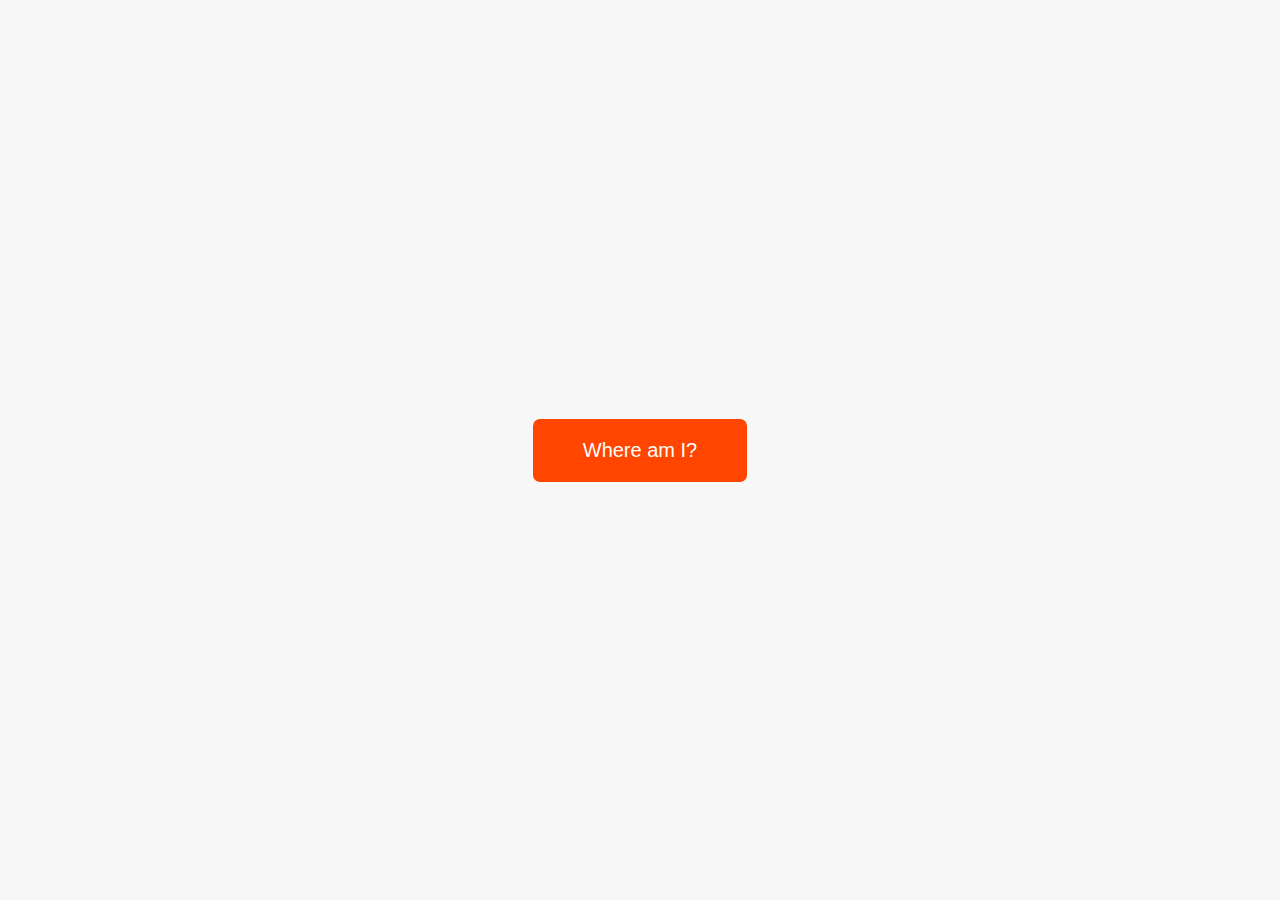
<file: asynchronus/index.html>
<!DOCTYPE html>
<html lang="en">

<head>
    <meta charset="UTF-8" />
    <meta name="viewport" content="width=device-width, initial-scale=1.0" />
    <meta http-equiv="X-UA-Compatible" content="ie=edge" />
    <link rel="stylesheet" href="style.css" />
    <script defer src="script.js"></script>
    <title>Asynchronous JavaScript</title>
</head>

<body>
    <main class="container">
        <div class="countries">
            <!--
        <article class="country">
          <img class="country__img" src="" />
          <div class="country__data">
            <h3 class="country__name">COUNTRY</h3>
            <h4 class="country__region">REGION</h4>
            <p class="country__row"><span>👫</span>POP people</p>
            <p class="country__row"><span>🗣️</span>LANG</p>
            <p class="country__row"><span>💰</span>CUR</p>
          </div>
        </article>
        -->
        </div>
        <button class="btn-country">Where am I?</button>
        <div class="images"></div>
    </main>
</body>

</html>
</file>
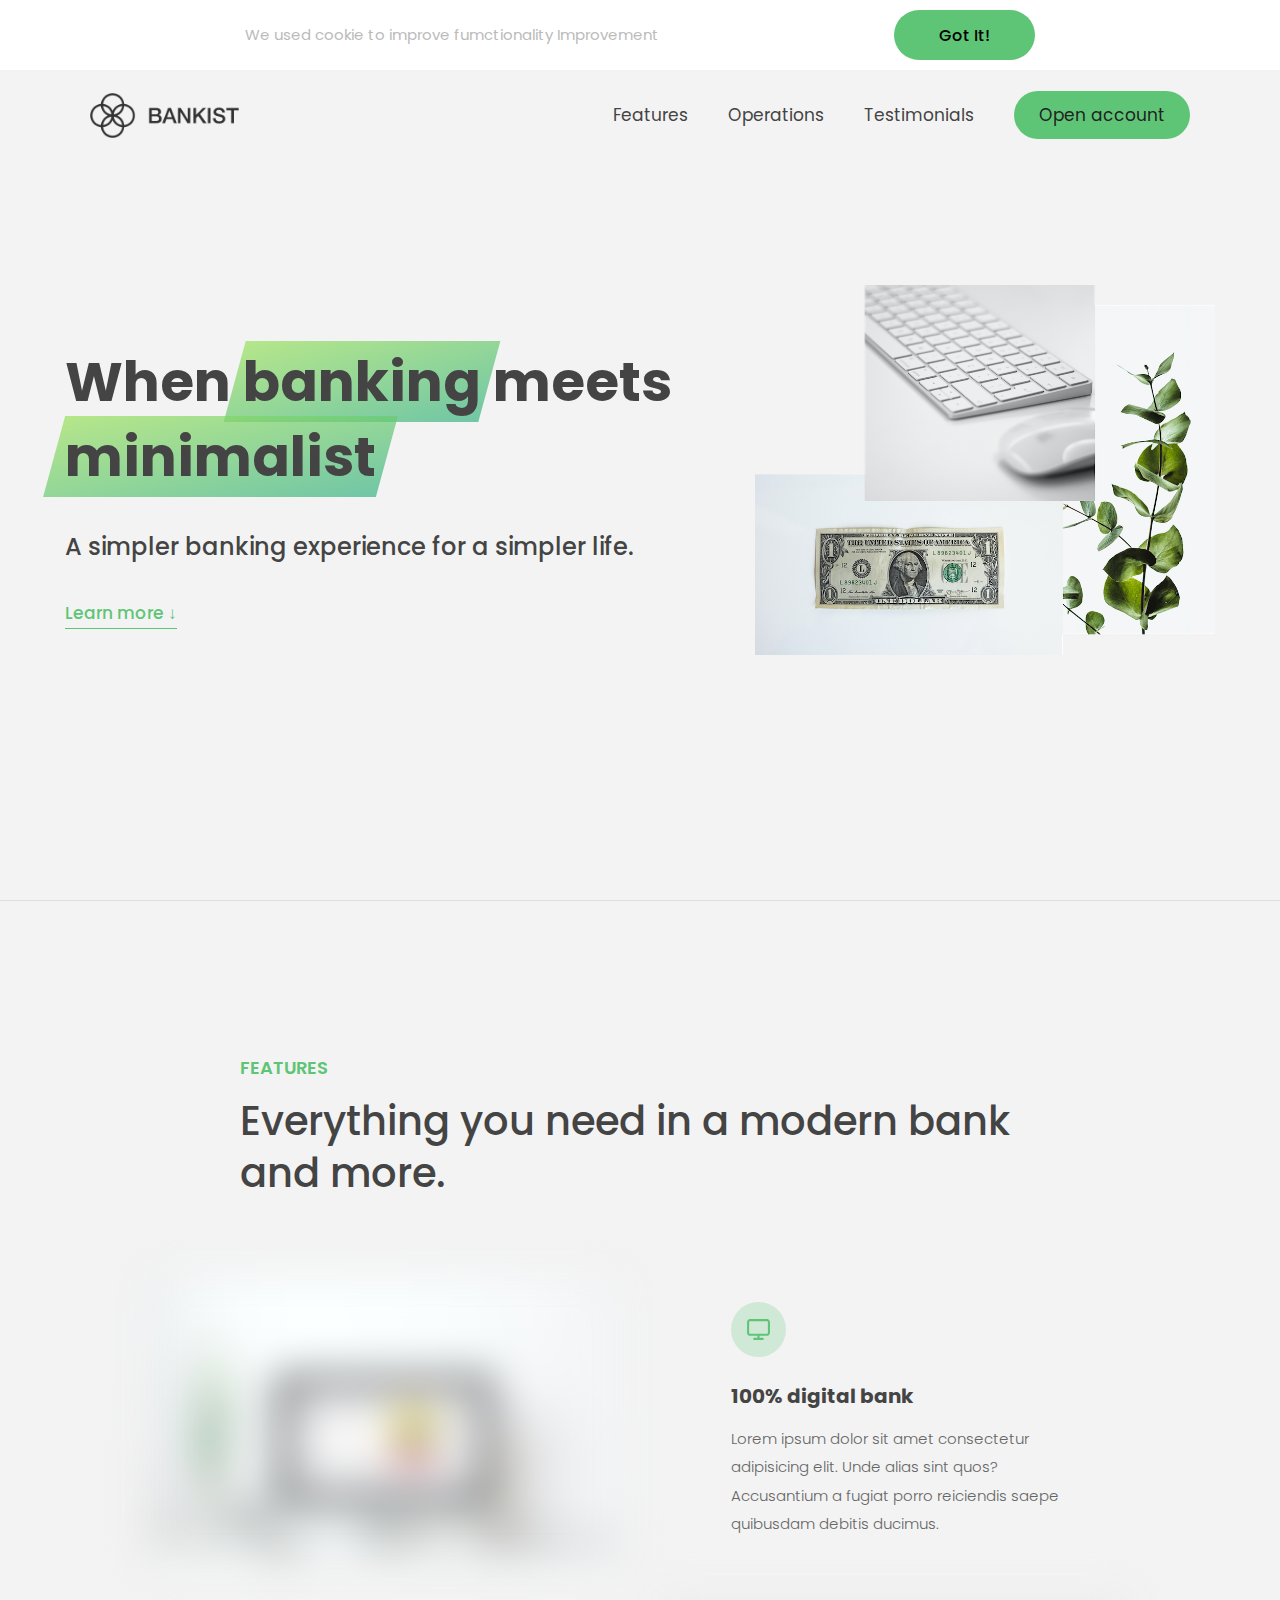
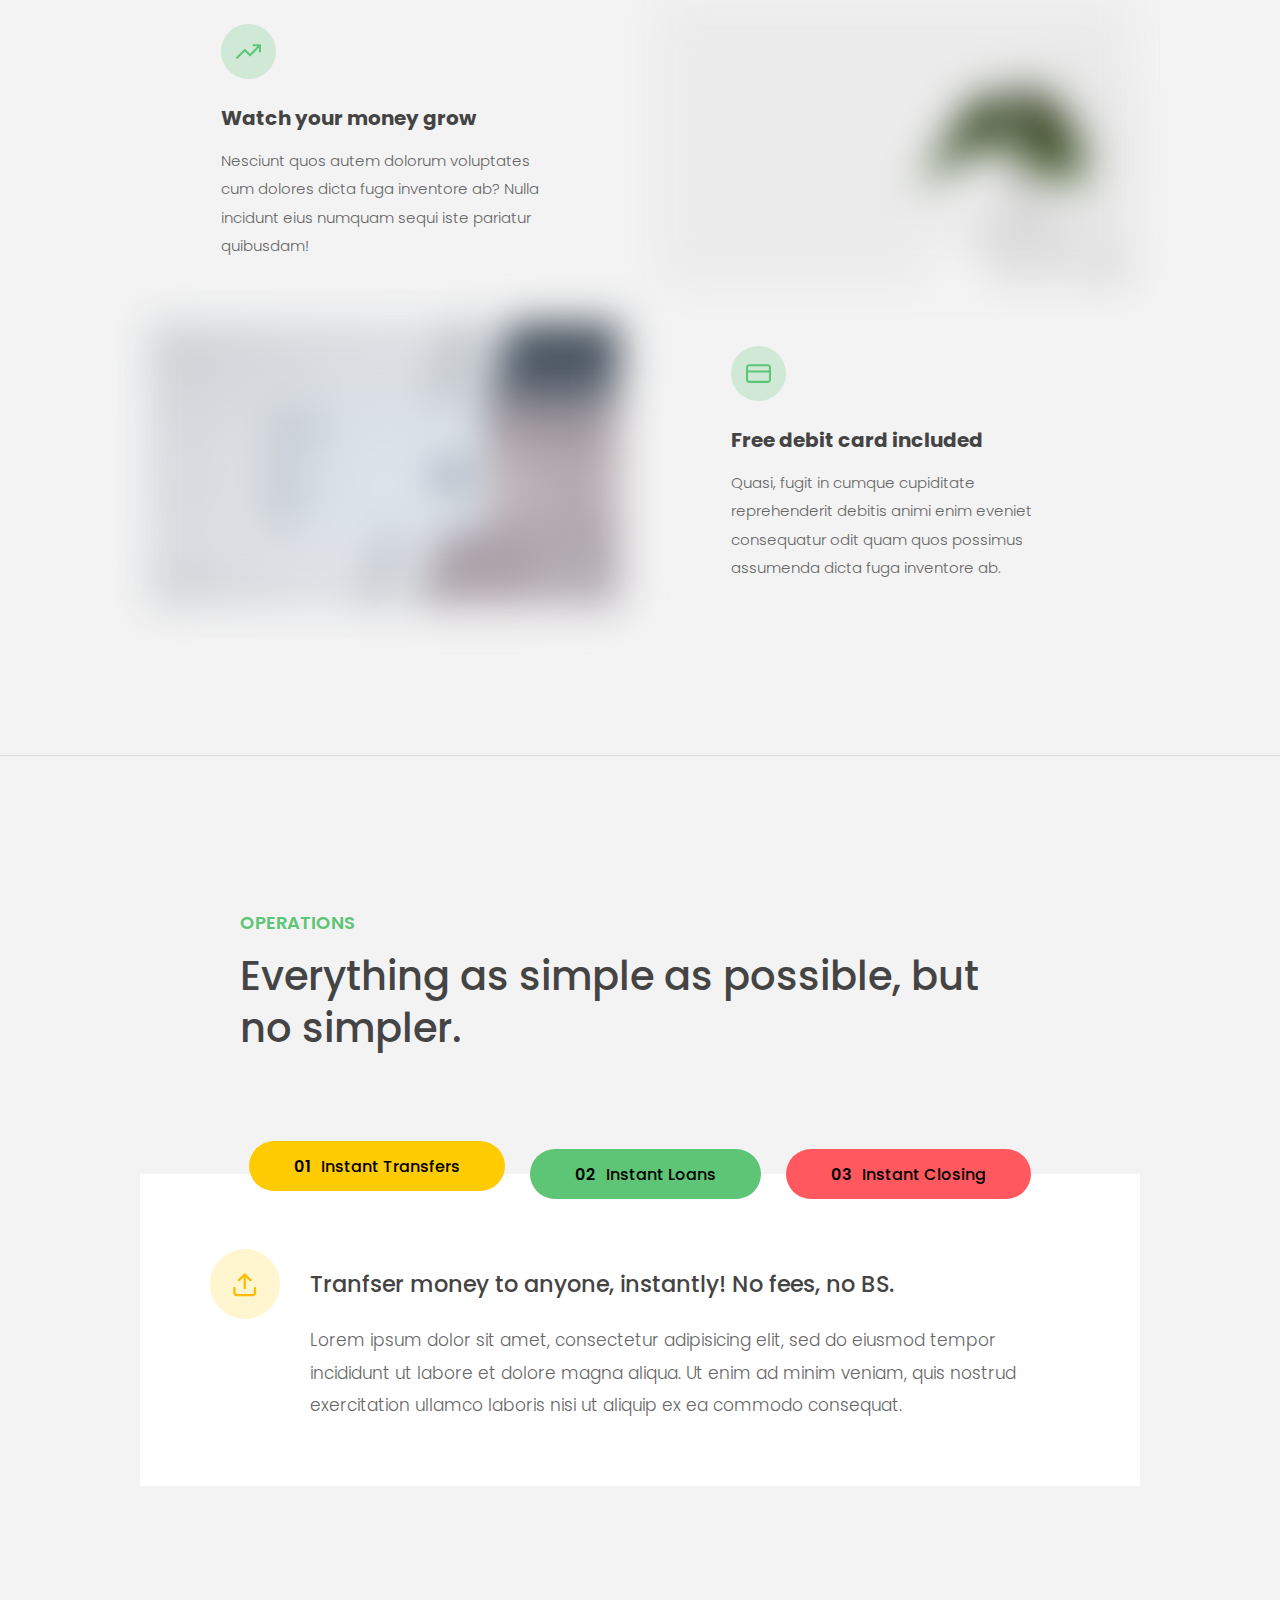
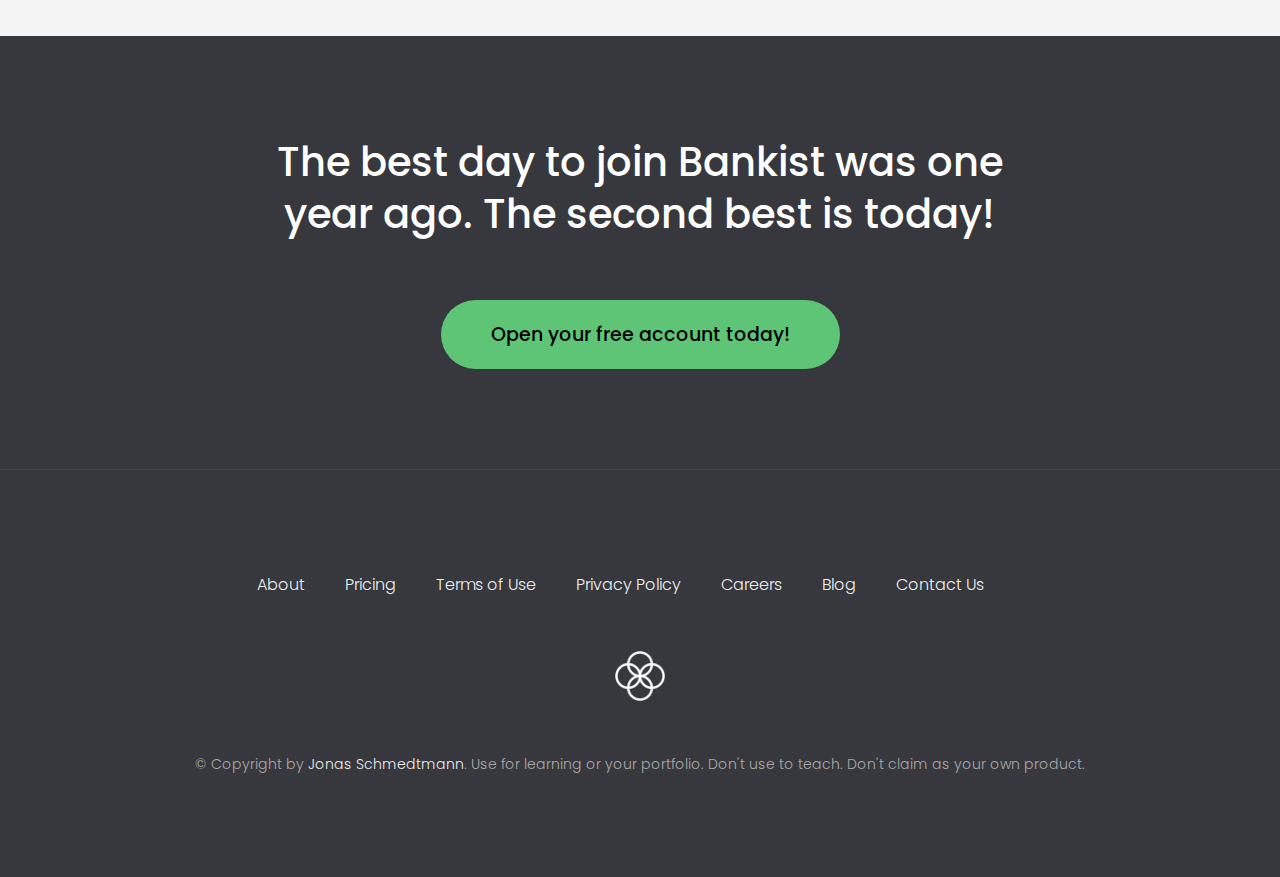
<file: bankist/index.html>
<!DOCTYPE html>
<html lang="en">

<head>
  <meta charset="UTF-8" />
  <meta name="viewport" content="width=device-width, initial-scale=1.0" />
  <meta http-equiv="X-UA-Compatible" content="ie=edge" />
  <link rel="shortcut icon" type="image/png" href="img/icon.png" />

  <link href="https://fonts.googleapis.com/css?family=Poppins:300,400,500,600&display=swap" rel="stylesheet" />
  <link rel="stylesheet" href="style.css" />
  <title>Bankist | When Banking meets Minimalist</title>

  <script defer src="script.js"></script>
</head>

<body>
  <header class="header">
    <nav class="nav">
      <img src="img/logo.png" alt="Bankist logo" class="nav__logo" id="logo" />
      <ul class="nav__links">
        <li class="nav__item">
          <a class="nav__link" href="#">Features</a>
        </li>
        <li class="nav__item">
          <a class="nav__link" href="#section--2">Operations</a>
        </li>
        <li class="nav__item">
          <a class="nav__link" href="#section--3">Testimonials</a>
        </li>
        <li class="nav__item">
          <a class="nav__link nav__link--btn btn--show-modal" href="#">Open account</a>
        </li>
      </ul>
    </nav>

    <div class="header__title">
      <h1>
        When
        <!-- Green highlight effect -->
        <span class="highlight">banking</span>
        meets<br />
        <span class="highlight">minimalist</span>
      </h1>
      <h4>A simpler banking experience for a simpler life.</h4>
      <button class="btn--text btn--scroll-to">Learn more &DownArrow;</button>
      <img src="img/hero.png" class="header__img" alt="Minimalist bank items" />
    </div>
  </header>

  <section class="section" id="section--1">
    <div class="section__title">
      <h2 class="section__description">Features</h2>
      <h3 class="section__header">
        Everything you need in a modern bank and more.
      </h3>
    </div>

    <div class="features">
      <img src="img/digital-lazy.jpg" data-src="img/digital.jpg" alt="Computer" class="features__img lazy-img" />
      <div class="features__feature">
        <div class="features__icon">
          <svg>
            <use xlink:href="img/icons.svg#icon-monitor"></use>
          </svg>
        </div>
        <h5 class="features__header">100% digital bank</h5>
        <p>
          Lorem ipsum dolor sit amet consectetur adipisicing elit. Unde alias
          sint quos? Accusantium a fugiat porro reiciendis saepe quibusdam
          debitis ducimus.
        </p>
      </div>

      <div class="features__feature">
        <div class="features__icon">
          <svg>
            <use xlink:href="img/icons.svg#icon-trending-up"></use>
          </svg>
        </div>
        <h5 class="features__header">Watch your money grow</h5>
        <p>
          Nesciunt quos autem dolorum voluptates cum dolores dicta fuga
          inventore ab? Nulla incidunt eius numquam sequi iste pariatur
          quibusdam!
        </p>
      </div>
      <img src="img/grow-lazy.jpg" data-src="img/grow.jpg" alt="Plant" class="features__img lazy-img" />

      <img src="img/card-lazy.jpg" data-src="img/card.jpg" alt="Credit card" class="features__img lazy-img" />
      <div class="features__feature">
        <div class="features__icon">
          <svg>
            <use xlink:href="img/icons.svg#icon-credit-card"></use>
          </svg>
        </div>
        <h5 class="features__header">Free debit card included</h5>
        <p>
          Quasi, fugit in cumque cupiditate reprehenderit debitis animi enim
          eveniet consequatur odit quam quos possimus assumenda dicta fuga
          inventore ab.
        </p>
      </div>
    </div>
  </section>

  <section class="section" id="section--2">
    <div class="section__title">
      <h2 class="section__description">Operations</h2>
      <h3 class="section__header">
        Everything as simple as possible, but no simpler.
      </h3>
    </div>

    <div class="operations">
      <div class="operations__tab-container">
        <button class="btn operations__tab operations__tab--1 operations__tab--active" data-tab="1">
          <span>01</span>Instant Transfers
        </button>
        <button class="btn operations__tab operations__tab--2" data-tab="2">
          <span>02</span>Instant Loans
        </button>
        <button class="btn operations__tab operations__tab--3" data-tab="3">
          <span>03</span>Instant Closing
        </button>
      </div>
      <div class="operations__content operations__content--1 operations__content--active">
        <div class="operations__icon operations__icon--1">
          <svg>
            <use xlink:href="img/icons.svg#icon-upload"></use>
          </svg>
        </div>
        <h5 class="operations__header">
          Tranfser money to anyone, instantly! No fees, no BS.
        </h5>
        <p>
          Lorem ipsum dolor sit amet, consectetur adipisicing elit, sed do
          eiusmod tempor incididunt ut labore et dolore magna aliqua. Ut enim
          ad minim veniam, quis nostrud exercitation ullamco laboris nisi ut
          aliquip ex ea commodo consequat.
        </p>
      </div>

      <div class="operations__content operations__content--2">
        <div class="operations__icon operations__icon--2">
          <svg>
            <use xlink:href="img/icons.svg#icon-home"></use>
          </svg>
        </div>
        <h5 class="operations__header">
          Buy a home or make your dreams come true, with instant loans.
        </h5>
        <p>
          Duis aute irure dolor in reprehenderit in voluptate velit esse
          cillum dolore eu fugiat nulla pariatur. Excepteur sint occaecat
          cupidatat non proident, sunt in culpa qui officia deserunt mollit
          anim id est laborum.
        </p>
      </div>
      <div class="operations__content operations__content--3">
        <div class="operations__icon operations__icon--3">
          <svg>
            <use xlink:href="img/icons.svg#icon-user-x"></use>
          </svg>
        </div>
        <h5 class="operations__header">
          No longer need your account? No problem! Close it instantly.
        </h5>
        <p>
          Excepteur sint occaecat cupidatat non proident, sunt in culpa qui
          officia deserunt mollit anim id est laborum. Ut enim ad minim
          veniam, quis nostrud exercitation ullamco laboris nisi ut aliquip ex
          ea commodo consequat.
        </p>
      </div>
    </div>
  </section>
  <section class="section section--sign-up">
    <div class="section__title">
      <h3 class="section__header">
        The best day to join Bankist was one year ago. The second best is
        today!
      </h3>
    </div>
    <button class="btn btn--show-modal">Open your free account today!</button>
  </section>

  <footer class="footer">
    <ul class="footer__nav">
      <li class="footer__item">
        <a class="footer__link" href="#">About</a>
      </li>
      <li class="footer__item">
        <a class="footer__link" href="#">Pricing</a>
      </li>
      <li class="footer__item">
        <a class="footer__link" href="#">Terms of Use</a>
      </li>
      <li class="footer__item">
        <a class="footer__link" href="#">Privacy Policy</a>
      </li>
      <li class="footer__item">
        <a class="footer__link" href="#">Careers</a>
      </li>
      <li class="footer__item">
        <a class="footer__link" href="#">Blog</a>
      </li>
      <li class="footer__item">
        <a class="footer__link" href="#">Contact Us</a>
      </li>
    </ul>
    <img src="img/icon.png" alt="Logo" class="footer__logo" />
    <p class="footer__copyright">
      &copy; Copyright by
      <a class="footer__link twitter-link" target="_blank" href="https://twitter.com/jonasschmedtman">Jonas
        Schmedtmann</a>. Use for learning or your portfolio. Don't use to teach. Don't claim
      as your own product.
    </p>
  </footer>

  <div class="modal hidden">
    <button class="btn--close-modal">&times;</button>
    <h2 class="modal__header">
      Open your bank account <br />
      in just <span class="highlight">5 minutes</span>
    </h2>
    <form class="modal__form">
      <label>First Name</label>
      <input type="text" />
      <label>Last Name</label>
      <input type="text" />
      <label>Email Address</label>
      <input type="email" />
      <button class="btn">Next step &rarr;</button>
    </form>
  </div>
  <div class="overlay hidden"></div>


</body>

</html>
</file>
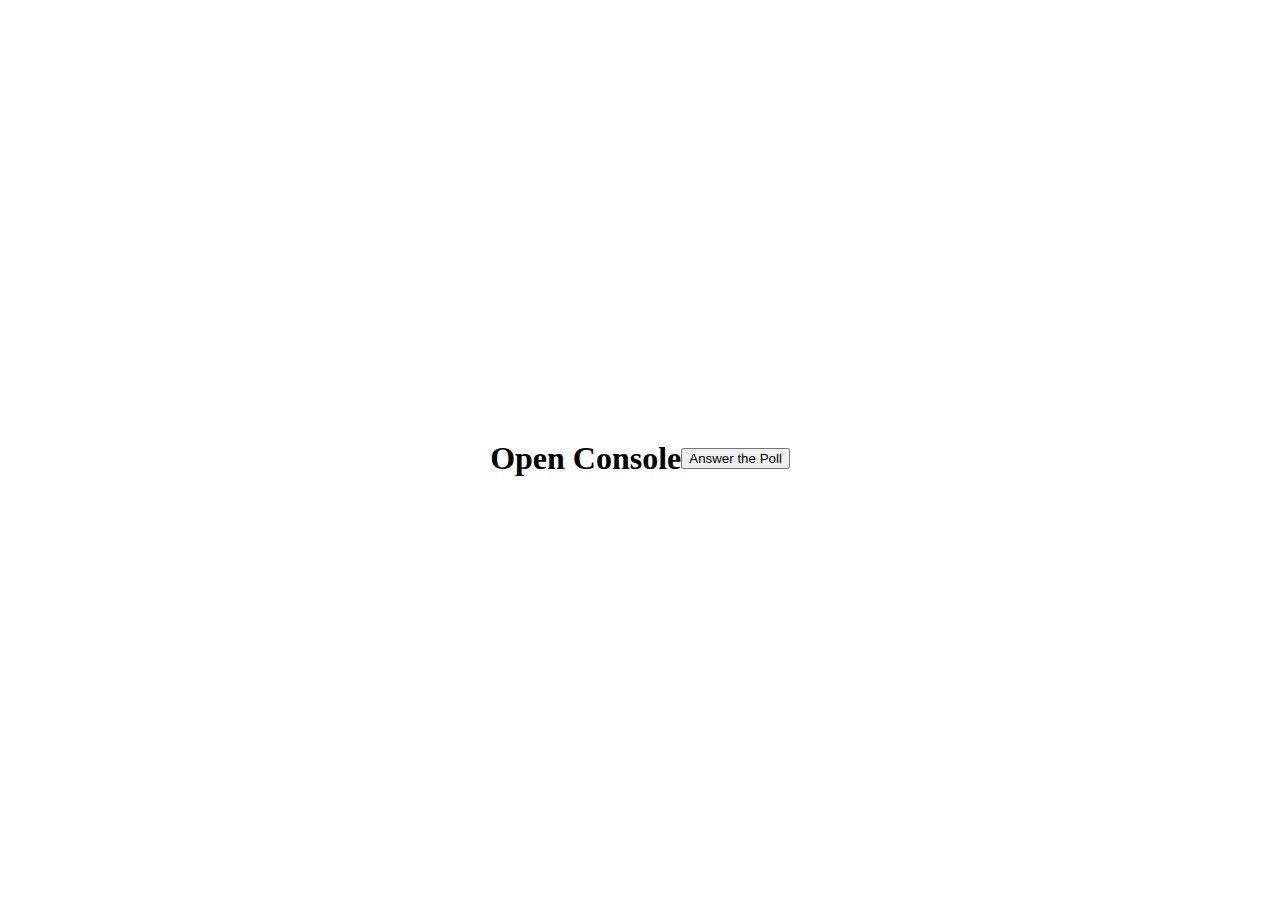
<file: demoFunctions/index.html>
<!DOCTYPE html>
<html lang="en">

<head>
    <meta charset="UTF-8">
    <meta http-equiv="X-UA-Compatible" content="IE=edge">
    <meta name="viewport" content="width=device-width, initial-scale=1.0">
    <title>Functions</title>
</head>
<style>
    body {
        height: 100vh;
        display: flex;
        align-items: center;
        justify-content: center;
    }

    h1 {
        text-align: center;
    }
</style>


<body>
    <h1>Open Console</h1>
    <button class="answer">Answer the Poll</button>
    <script src="./script.js">
    </script>
</body>

</html>
</file>
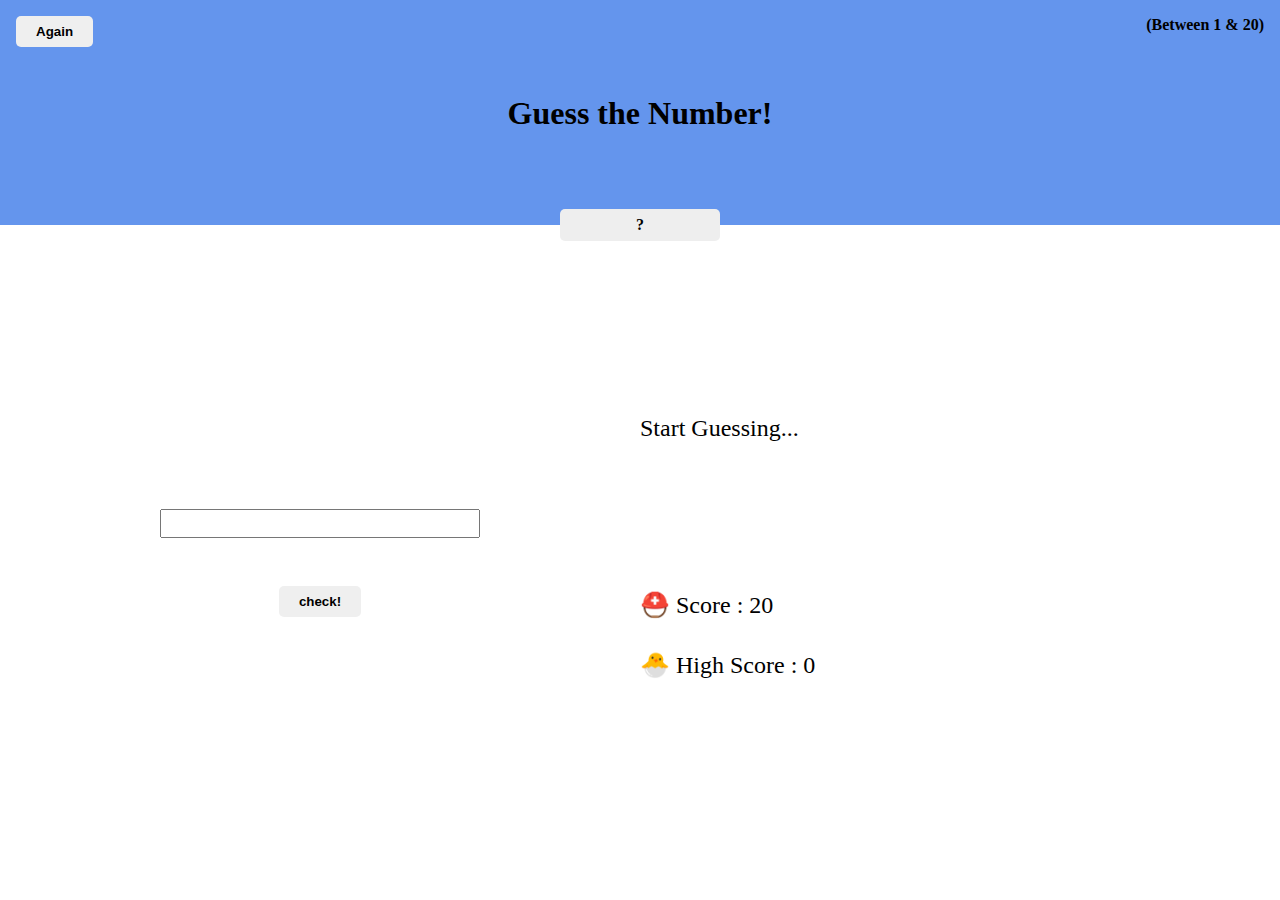
<file: guesssnumber/index.html>
<!DOCTYPE html>
<html lang="en">

<head>
    <meta charset="UTF-8">
    <meta http-equiv="X-UA-Compatible" content="IE=edge">
    <meta name="viewport" content="width=device-width, initial-scale=1.0">
    <title>Guess the Number</title>
    <link href="./style.css" rel="stylesheet" />
</head>

<body>
    <header>
        <h1>Guess the Number!</h1>
        <p class="between">(Between 1 & 20)</p>
        <button class="again btn"> Again </button>
        <div class="number">?</div>
    </header>
    <main>
        <section class="left">
            <input type="number" class="guess" name="guess" min="1" max="20" />
            <button class="btn check">check!</button>
        </section>
        <section class="right">
            <p class="message">Start Guessing...</p>
            <p class="label-score"> ⛑️ Score : <span class="score">20</span></p>
            <p class="label-score"> 🐣 High Score : <span class="high-score">0</span></p>
        </section>
    </main>
    <script src="script.js"></script>
</body>

</html>
</file>
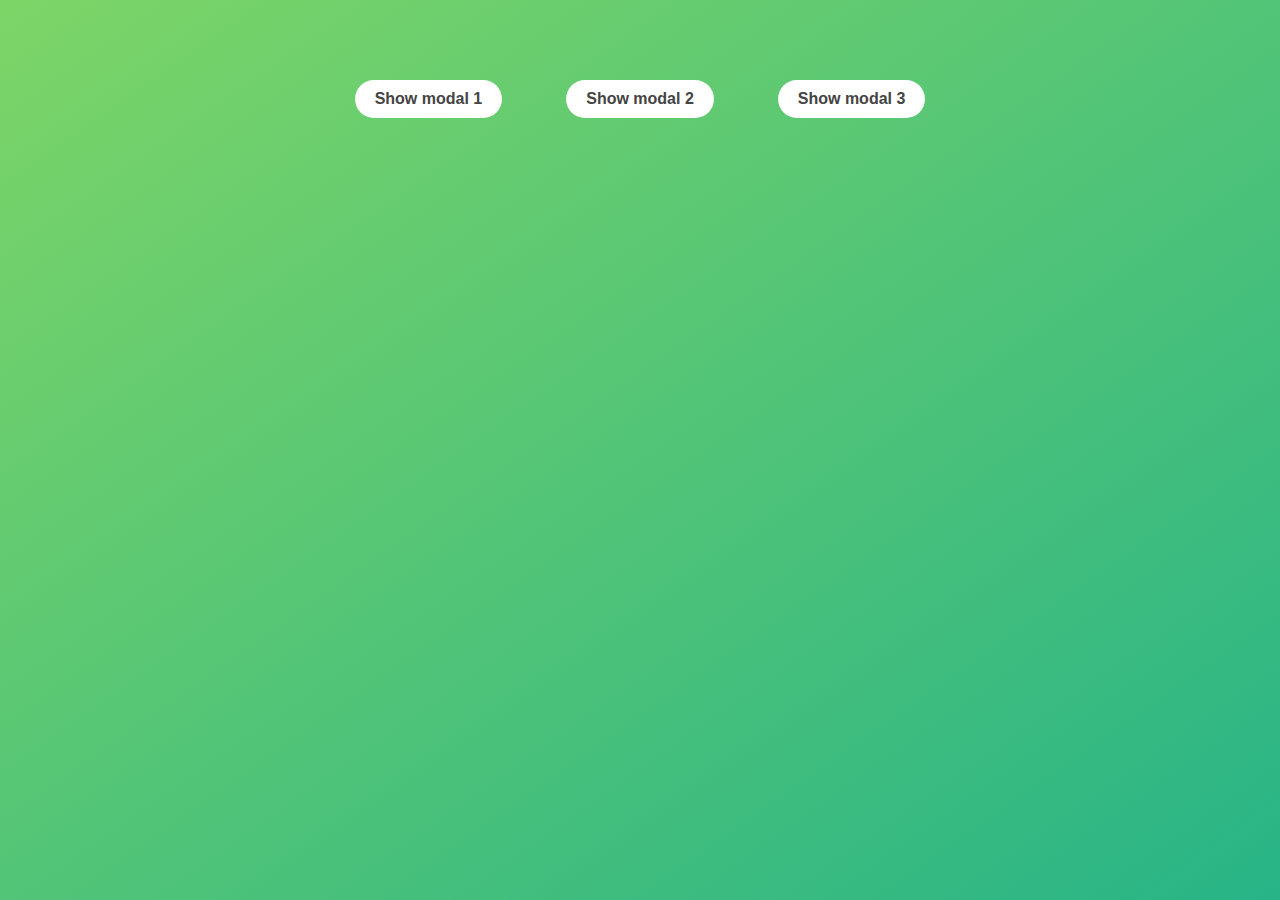
<file: modalwindow/index.html>
<!DOCTYPE html>
<html lang="en">

<head>
    <meta charset="UTF-8">
    <meta http-equiv="X-UA-Compatible" content="IE=edge">
    <meta name="viewport" content="width=device-width, initial-scale=1.0">
    <title>Modal Window</title>
    <link rel="stylesheet" href="style.css">
</head>

<body>
    <button class="show-modal">Show modal 1</button>
    <button class="show-modal">Show modal 2</button>
    <button class="show-modal">Show modal 3</button>

    <div class="modal hidden">
        <button class="close-modal">&times;</button>
        <h1>I'm a Modal Window</h1>
        <p>Lorem ipsum dolor sit, amet consectetur adipisicing elit. Obcaecati reprehenderit vel eveniet temporibus.
            Nostrum at quas, ut quis iste excepturi velit, asperiores porro culpa perferendis quae distinctio
            accusantium reprehenderit! Facilis omnis dolores itaque animi neque officiis, minima error soluta odio
            cupiditate perferendis et doloribus reprehenderit a corrupti. Quaerat, obcaecati est? Corrupti nisi ullam
            laudantium fuga in quas animi iste eius odit, tempora pariatur fugiat! Corporis, suscipit temporibus
        </p>
    </div>
    <div class="overlay hidden"></div>

    <script src="script.js"></script>
</body>

</html>
</file>
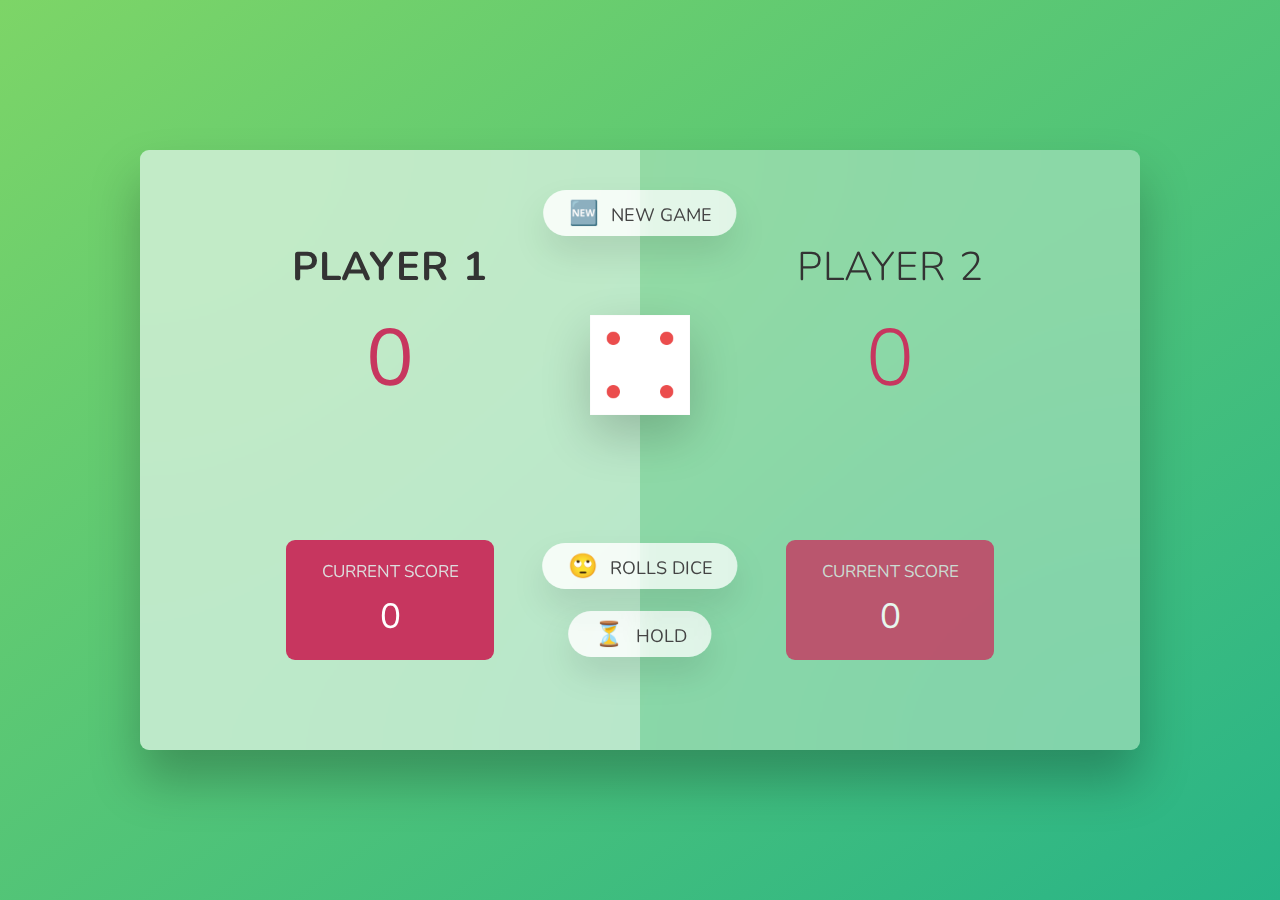
<file: pinggame/index.html>
<!DOCTYPE html>
<html lang="en">

<head>
    <meta charset="UTF-8">
    <meta http-equiv="X-UA-Compatible" content="IE=edge">
    <meta name="viewport" content="width=device-width, initial-scale=1.0">
    <title>Ping Game</title>
    <link href="style.css" rel="stylesheet">
</head>

<body>
    <main>
        <section class="player player--0 player--active">
            <h2 class="name"> Player 1 </h2>
            <p class="score" id="score--0">0</p>
            <div class="current">
                <p class="current-label">Current Score</p>
                <p class="current-score" id="current--0">0</p>
            </div>
        </section>
        <section class="player player--1">
            <h2 class="name"> Player 2 </h2>
            <p class="score" id="score--1">0</p>
            <div class="current">
                <p class="current-label">Current Score</p>
                <p class="current-score" id="current--1">0</p>
            </div>
        </section>

        <img src="./images/dice-4.png" alt="playing Dice" class="dice">
        <button class="btn btn--new"> 🆕 New Game </button>
        <button class="btn btn--roll"> 🙄 Rolls Dice </button>
        <button class="btn btn--hold"> ⏳ Hold </button>
    </main>
    <script src="script.js"></script>
</body>

</html>
</file>
<file: asynchronus/style.css>
* {
  margin: 0;
  padding: 0;
  box-sizing: inherit;
}

html {
  font-size: 62.5%;
  box-sizing: border-box;
}

body {
  font-family: system-ui;
  color: #555;
  background-color: #f7f7f7;
  min-height: 100vh;

  display: flex;
  align-items: center;
  justify-content: center;
}

.container {
  display: flex;
  flex-flow: column;
  align-items: center;
}

.countries {
  /* margin-bottom: 8rem; */
  display: flex;

  font-size: 2rem;
  opacity: 0;
  transition: opacity 1s;
}

.country {
  background-color: #fff;
  box-shadow: 0 2rem 5rem 1rem rgba(0, 0, 0, 0.1);
  font-size: 1.8rem;
  width: 30rem;
  border-radius: 0.7rem;
  margin: 0 3rem;
  /* overflow: hidden; */
}

.neighbour::before {
  content: "Neighbour country";
  width: 100%;
  position: absolute;
  top: -4rem;

  text-align: center;
  font-size: 1.8rem;
  font-weight: 600;
  text-transform: uppercase;
  color: #888;
}

.neighbour {
  transform: scale(0.8) translateY(1rem);
  margin-left: 0;
}

.country__img {
  width: 30rem;
  height: 17rem;
  object-fit: cover;
  background-color: #eee;
  border-top-left-radius: 0.7rem;
  border-top-right-radius: 0.7rem;
}

.country__data {
  padding: 2.5rem 3.75rem 3rem 3.75rem;
}

.country__name {
  font-size: 2.7rem;
  margin-bottom: 0.7rem;
}

.country__region {
  font-size: 1.4rem;
  margin-bottom: 2.5rem;
  text-transform: uppercase;
  color: #888;
}

.country__row:not(:last-child) {
  margin-bottom: 1rem;
}

.country__row span {
  display: inline-block;
  margin-right: 2rem;
  font-size: 2.4rem;
}

.btn-country {
  border: none;
  font-size: 2rem;
  padding: 2rem 5rem;
  border-radius: 0.7rem;
  color: white;
  background-color: orangered;
  cursor: pointer;
}

.images {
  display: flex;
}

.images img {
  display: block;
  width: 80rem;
  margin: 4rem;
}

.images img.parallel {
  width: 40rem;
  margin: 2rem;
  border: 3rem solid white;
  box-shadow: 0 2rem 5rem 1rem rgba(0, 0, 0, 0.1);
}
</file>
<file: bankist/style.css>
/* The page is NOT responsive. You can implement responsiveness yourself if you wanna have some fun 😃 */

:root {
  --color-primary: #5ec576;
  --color-secondary: #ffcb03;
  --color-tertiary: #ff585f;
  --color-primary-darker: #4bbb7d;
  --color-secondary-darker: #ffbb00;
  --color-tertiary-darker: #fd424b;
  --color-primary-opacity: #5ec5763a;
  --color-secondary-opacity: #ffcd0331;
  --color-tertiary-opacity: #ff58602d;
  --gradient-primary: linear-gradient(to top left, #39b385, #9be15d);
  --gradient-secondary: linear-gradient(to top left, #ffb003, #ffcb03);
}

* {
  margin: 0;
  padding: 0;
  box-sizing: inherit;
}

html {
  font-size: 62.5%;
  box-sizing: border-box;
}

body {
  font-family: "Poppins", sans-serif;
  font-weight: 300;
  color: #444;
  line-height: 1.9;
  background-color: #f3f3f3;
}

/* GENERAL ELEMENTS */
.section {
  padding: 15rem 3rem;
  border-top: 1px solid #ddd;

  transition: transform 1s, opacity 1s;
}

.section--hidden {
  opacity: 0;
  transform: translateY(8rem);
}

.section__title {
  max-width: 80rem;
  margin: 0 auto 8rem auto;
}

.section__description {
  font-size: 1.8rem;
  font-weight: 600;
  text-transform: uppercase;
  color: var(--color-primary);
  margin-bottom: 1rem;
}

.section__header {
  font-size: 4rem;
  line-height: 1.3;
  font-weight: 500;
}

.btn {
  display: inline-block;
  background-color: var(--color-primary);
  font-size: 1.6rem;
  font-family: inherit;
  font-weight: 500;
  border: none;
  padding: 1.25rem 4.5rem;
  border-radius: 10rem;
  cursor: pointer;
  transition: all 0.3s;
}

.btn:hover {
  background-color: var(--color-primary-darker);
}

.btn--text {
  display: inline-block;
  background: none;
  font-size: 1.7rem;
  font-family: inherit;
  font-weight: 500;
  color: var(--color-primary);
  border: none;
  border-bottom: 1px solid currentColor;
  padding-bottom: 2px;
  cursor: pointer;
  transition: all 0.3s;
}

p {
  color: #666;
}

/* This is BAD for accessibility! Don't do in the real world! */
button:focus {
  outline: none;
}

img {
  transition: filter 0.5s;
}

.lazy-img {
  filter: blur(20px);
}

/* NAVIGATION */
.nav {
  display: flex;
  justify-content: space-between;
  align-items: center;
  height: 9rem;
  width: 100%;
  padding: 0 6rem;
  z-index: 100;
}

/* nav and stickly class at the same time */
.nav.sticky {
  position: fixed;
  background-color: rgba(255, 255, 255, 0.95);
}

.nav__logo {
  height: 4.5rem;
  transition: all 0.3s;
}

.nav__links {
  display: flex;
  align-items: center;
  list-style: none;
}

.nav__item {
  margin-left: 4rem;
}

.nav__link:link,
.nav__link:visited {
  font-size: 1.7rem;
  font-weight: 400;
  color: inherit;
  text-decoration: none;
  display: block;
  transition: all 0.3s;
}

.nav__link--btn:link,
.nav__link--btn:visited {
  padding: 0.8rem 2.5rem;
  border-radius: 3rem;
  background-color: var(--color-primary);
  color: #222;
}

.nav__link--btn:hover,
.nav__link--btn:active {
  color: inherit;
  background-color: var(--color-primary-darker);
  color: #333;
}

/* HEADER */
.header {
  padding: 0 3rem;
  height: 100vh;
  display: flex;
  flex-direction: column;
  align-items: center;
}

.header__title {
  flex: 1;

  max-width: 115rem;
  display: grid;
  grid-template-columns: 3fr 2fr;
  row-gap: 3rem;
  align-content: center;
  justify-content: center;

  align-items: start;
  justify-items: start;
}

h1 {
  font-size: 5.5rem;
  line-height: 1.35;
}

h4 {
  font-size: 2.4rem;
  font-weight: 500;
}

.header__img {
  width: 100%;
  grid-column: 2 / 3;
  grid-row: 1 / span 4;
  transform: translateY(-6rem);
}

.highlight {
  position: relative;
}

.highlight::after {
  display: block;
  content: "";
  position: absolute;
  bottom: 0;
  left: 0;
  height: 100%;
  width: 100%;
  z-index: -1;
  opacity: 0.7;
  transform: scale(1.07, 1.05) skewX(-15deg);
  background-image: var(--gradient-primary);
}

/* FEATURES */
.features {
  display: grid;
  grid-template-columns: 1fr 1fr;
  gap: 4rem;
  margin: 0 12rem;
}

.features__img {
  width: 100%;
}

.features__feature {
  align-self: center;
  justify-self: center;
  width: 70%;
  font-size: 1.5rem;
}

.features__icon {
  display: flex;
  align-items: center;
  justify-content: center;
  background-color: var(--color-primary-opacity);
  height: 5.5rem;
  width: 5.5rem;
  border-radius: 50%;
  margin-bottom: 2rem;
}

.features__icon svg {
  height: 2.5rem;
  width: 2.5rem;
  fill: var(--color-primary);
}

.features__header {
  font-size: 2rem;
  margin-bottom: 1rem;
}

/* OPERATIONS */
.operations {
  max-width: 100rem;
  margin: 12rem auto 0 auto;

  background-color: #fff;
}

.operations__tab-container {
  display: flex;
  justify-content: center;
}

.operations__tab {
  margin-right: 2.5rem;
  transform: translateY(-50%);
}

.operations__tab span {
  margin-right: 1rem;
  font-weight: 600;
  display: inline-block;
}

.operations__tab--1 {
  background-color: var(--color-secondary);
}

.operations__tab--1:hover {
  background-color: var(--color-secondary-darker);
}

.operations__tab--3 {
  background-color: var(--color-tertiary);
  margin: 0;
}

.operations__tab--3:hover {
  background-color: var(--color-tertiary-darker);
}

.operations__tab--active {
  transform: translateY(-66%);
}

.operations__content {
  display: none;

  /* JUST PRESENTATIONAL */
  font-size: 1.7rem;
  padding: 2.5rem 7rem 6.5rem 7rem;
}

.operations__content--active {
  display: grid;
  grid-template-columns: 7rem 1fr;
  column-gap: 3rem;
  row-gap: 0.5rem;
}

.operations__header {
  font-size: 2.25rem;
  font-weight: 500;
  align-self: center;
}

.operations__icon {
  display: flex;
  align-items: center;
  justify-content: center;
  height: 7rem;
  width: 7rem;
  border-radius: 50%;
}

.operations__icon svg {
  height: 2.75rem;
  width: 2.75rem;
}

.operations__content p {
  grid-column: 2;
}

.operations__icon--1 {
  background-color: var(--color-secondary-opacity);
}
.operations__icon--2 {
  background-color: var(--color-primary-opacity);
}
.operations__icon--3 {
  background-color: var(--color-tertiary-opacity);
}
.operations__icon--1 svg {
  fill: var(--color-secondary-darker);
}
.operations__icon--2 svg {
  fill: var(--color-primary);
}
.operations__icon--3 svg {
  fill: var(--color-tertiary);
}

/* SLIDER */
.slider {
  max-width: 100rem;
  height: 50rem;
  margin: 0 auto;
  position: relative;

  /* IN THE END */
  overflow: hidden;
}

.slide {
  position: absolute;
  top: 0;
  width: 100%;
  height: 50rem;

  display: flex;
  align-items: center;
  justify-content: center;

  /* THIS creates the animation! */
  transition: transform 1s;
}

.slide > img {
  /* Only for images that have different size than slide */
  width: 100%;
  height: 100%;
  object-fit: cover;
}

.slider__btn {
  position: absolute;
  top: 50%;
  z-index: 10;

  border: none;
  background: rgba(255, 255, 255, 0.7);
  font-family: inherit;
  color: #333;
  border-radius: 50%;
  height: 5.5rem;
  width: 5.5rem;
  font-size: 3.25rem;
  cursor: pointer;
}

.slider__btn--left {
  left: 6%;
  transform: translate(-50%, -50%);
}

.slider__btn--right {
  right: 6%;
  transform: translate(50%, -50%);
}

.dots {
  position: absolute;
  bottom: 5%;
  left: 50%;
  transform: translateX(-50%);
  display: flex;
}

.dots__dot {
  border: none;
  background-color: #b9b9b9;
  opacity: 0.7;
  height: 1rem;
  width: 1rem;
  border-radius: 50%;
  margin-right: 1.75rem;
  cursor: pointer;
  transition: all 0.5s;

  /* Only necessary when overlying images */
  /* box-shadow: 0 0.6rem 1.5rem rgba(0, 0, 0, 0.7); */
}

.dots__dot:last-child {
  margin: 0;
}

.dots__dot--active {
  /* background-color: #fff; */
  background-color: #888;
  opacity: 1;
}

/* TESTIMONIALS */
.testimonial {
  width: 65%;
  position: relative;
}

.testimonial::before {
  content: "\201C";
  position: absolute;
  top: -5.7rem;
  left: -6.8rem;
  line-height: 1;
  font-size: 20rem;
  font-family: inherit;
  color: var(--color-primary);
  z-index: -1;
}

.testimonial__header {
  font-size: 2.25rem;
  font-weight: 500;
  margin-bottom: 1.5rem;
}

.testimonial__text {
  font-size: 1.7rem;
  margin-bottom: 3.5rem;
  color: #666;
}

.testimonial__author {
  margin-left: 3rem;
  font-style: normal;

  display: grid;
  grid-template-columns: 6.5rem 1fr;
  column-gap: 2rem;
}

.testimonial__photo {
  grid-row: 1 / span 2;
  width: 6.5rem;
  border-radius: 50%;
}

.testimonial__name {
  font-size: 1.7rem;
  font-weight: 500;
  align-self: end;
  margin: 0;
}

.testimonial__location {
  font-size: 1.5rem;
}

.section__title--testimonials {
  margin-bottom: 4rem;
}

/* SIGNUP */
.section--sign-up {
  background-color: #37383d;
  border-top: none;
  border-bottom: 1px solid #444;
  text-align: center;
  padding: 10rem 3rem;
}

.section--sign-up .section__header {
  color: #fff;
  text-align: center;
}

.section--sign-up .section__title {
  margin-bottom: 6rem;
}

.section--sign-up .btn {
  font-size: 1.9rem;
  padding: 2rem 5rem;
}

/* FOOTER */
.footer {
  padding: 10rem 3rem;
  background-color: #37383d;
}

.footer__nav {
  list-style: none;
  display: flex;
  justify-content: center;
  margin-bottom: 5rem;
}

.footer__item {
  margin-right: 4rem;
}

.footer__link {
  font-size: 1.6rem;
  color: #eee;
  text-decoration: none;
}

.footer__logo {
  height: 5rem;
  display: block;
  margin: 0 auto;
  margin-bottom: 5rem;
}

.footer__copyright {
  font-size: 1.4rem;
  color: #aaa;
  text-align: center;
}

.footer__copyright .footer__link {
  font-size: 1.4rem;
}

/* MODAL WINDOW */
.modal {
  position: fixed;
  top: 50%;
  left: 50%;
  transform: translate(-50%, -50%);
  max-width: 60rem;
  background-color: #f3f3f3;
  padding: 5rem 6rem;
  box-shadow: 0 4rem 6rem rgba(0, 0, 0, 0.3);
  z-index: 1000;
  transition: all 0.5s;
}

.overlay {
  position: fixed;
  top: 0;
  left: 0;
  width: 100%;
  height: 100%;
  background-color: rgba(0, 0, 0, 0.5);
  backdrop-filter: blur(4px);
  z-index: 100;
  transition: all 0.5s;
}

.modal__header {
  font-size: 3.25rem;
  margin-bottom: 4.5rem;
  line-height: 1.5;
}

.modal__form {
  margin: 0 3rem;
  display: grid;
  grid-template-columns: 1fr 2fr;
  align-items: center;
  gap: 2.5rem;
}

.modal__form label {
  font-size: 1.7rem;
  font-weight: 500;
}

.modal__form input {
  font-size: 1.7rem;
  padding: 1rem 1.5rem;
  border: 1px solid #ddd;
  border-radius: 0.5rem;
}

.modal__form button {
  grid-column: 1 / span 2;
  justify-self: center;
  margin-top: 1rem;
}

.btn--close-modal {
  font-family: inherit;
  color: inherit;
  position: absolute;
  top: 0.5rem;
  right: 2rem;
  font-size: 4rem;
  cursor: pointer;
  border: none;
  background: none;
}

.hidden {
  visibility: hidden;
  opacity: 0;
}

/* COOKIE MESSAGE */
.cookie-message {
  display: flex;
  align-items: center;
  justify-content: space-evenly;
  width: 100vw;
  padding: 1rem;
  background-color: white;
  color: #bbb;
  font-size: 1.5rem;
  font-weight: 400;
}
</file>
<file: guesssnumber/style.css>
* {
  margin: 0;
  padding: 0;
  box-sizing: border-box;
}
header {
  background-color: cornflowerblue;
  position: relative;
  height: 25vh;
}
main {
  height: 75vh;
  display: flex;
  align-items: center;
  justify-content: space-around;
}

.again {
  position: absolute;
  top: 1rem;
  left: 1rem;
}

.between {
  position: absolute;
  top: 1rem;
  right: 1rem;
  font-weight: bold;
}

.number {
  background: #eee;
  display: block;
  width: 10rem;
  padding: 7px 15px;
  font-weight: bold;
  border-radius: 5px;
  text-align: center;
  text-justify: center;
  position: absolute;
  bottom: 0%;
  left: 50%;
  transform: translate(-50%, 50%);
}

.left {
  width: 50%;
  display: flex;
  align-items: center;
  flex-direction: column;
}
.right {
  width: 50%;
  font-size: 1.5rem;
}

.guess {
  padding: 5px 10px;
  width: 50%;
  margin-bottom: 3rem;
}

h1 {
  position: absolute;
  width: 100%;
  top: 50%;
  left: 50%;
  transform: translate(-50%, -50%);
  text-align: center;
}

.btn {
  border: none;
  outline: none;
  padding: 8px 20px;
  border-radius: 5px;
  font-weight: bold;
  cursor: pointer;
}

.message {
  margin-bottom: 8rem;
  height: 3rem;
}

.label-score {
  margin-bottom: 2rem;
}
</file>
<file: modalwindow/style.css>
* {
  margin: 0;
  padding: 0;
  box-sizing: border-box;
}

body {
  height: 100vh;
  font-family: Arial;
  display: flex;
  align-items: flex-start;
  justify-content: center;
  position: relative;
  background: linear-gradient(to top left, #28b487, #7dd567);
}

.show-modal {
  font-size: 1rem;
  font-weight: 600;
  padding: 10px 20px;
  margin: 5rem 2rem;
  border: none;
  background-color: #fff;
  color: #444;
  border-radius: 10rem;
  cursor: pointer;
}

.modal {
  position: absolute;
  top: 50%;
  left: 50%;
  transform: translate(-50%, -50%);
  width: 40%;
  background-color: #fff;
  padding: 3rem;
  border-radius: 10px;
  box-shadow: 0 3rem 5rem rgba(0, 0, 0, 0.3);
  z-index: 10;
}

.close-modal {
  position: absolute;
  top: 1rem;
  right: 2rem;
  border: none;
  background: none;
  font-size: 2rem;
  cursor: pointer;
}

.hidden {
  display: none;
}

.overlay {
  position: absolute;
  top: 0%;
  left: 0%;
  width: 100%;
  height: 100%;
  z-index: 5;
  background-color: rgba(0, 0, 0, 0.6);
  backdrop-filter: blur(3px);
}

.modal > h1 {
  margin-bottom: 1rem;
}

.modal > p {
  font-weight: bold;
  text-align: justify;
}
</file>
<file: pinggame/style.css>
@import url("https://fonts.googleapis.com/css2?family=Nunito&display=swap");

* {
  margin: 0;
  padding: 0;
  box-sizing: inherit;
}

html {
  font-size: 62.5%;
  box-sizing: border-box;
}

body {
  font-family: "Nunito", sans-serif;
  font-weight: 400;
  height: 100vh;
  color: #333;
  background: linear-gradient(to top left, #28b487, #7dd567);
  display: flex;
  align-items: center;
  justify-content: center;
}

/* LAYOUT */
main {
  position: relative;
  width: 100rem;
  height: 60rem;
  background-color: rgba(255, 255, 255, 0.35);
  backdrop-filter: blur(200px);
  filter: blur();
  box-shadow: 0 3rem 5rem rgba(0, 0, 0, 0.25);
  border-radius: 9px;
  overflow: hidden;
  display: flex;
}

.player {
  flex: 50%;
  padding: 9rem;
  display: flex;
  flex-direction: column;
  align-items: center;
  transition: all 0.75s;
}

/* ELEMENTS */
.name {
  position: relative;
  font-size: 4rem;
  text-transform: uppercase;
  letter-spacing: 1px;
  word-spacing: 2px;
  font-weight: 300;
  margin-bottom: 1rem;
}

.score {
  font-size: 8rem;
  font-weight: 300;
  color: #c7365f;
  margin-bottom: auto;
}

.player--active {
  background-color: rgba(255, 255, 255, 0.4);
}
.player--active .name {
  font-weight: 700;
}
.player--active .score {
  font-weight: 400;
}

.player--active .current {
  opacity: 1;
}

.current {
  background-color: #c7365f;
  opacity: 0.8;
  border-radius: 9px;
  color: #fff;
  width: 65%;
  padding: 2rem;
  text-align: center;
  transition: all 0.75s;
}

.current-label {
  text-transform: uppercase;
  margin-bottom: 1rem;
  font-size: 1.7rem;
  color: #ddd;
}

.current-score {
  font-size: 3.5rem;
}

/* ABSOLUTE POSITIONED ELEMENTS */
.btn {
  position: absolute;
  left: 50%;
  transform: translateX(-50%);
  color: #444;
  background: none;
  border: none;
  font-family: inherit;
  font-size: 1.8rem;
  text-transform: uppercase;
  cursor: pointer;
  font-weight: 400;
  transition: all 0.2s;

  background-color: white;
  background-color: rgba(255, 255, 255, 0.6);
  backdrop-filter: blur(10px);

  padding: 0.7rem 2.5rem;
  border-radius: 50rem;
  box-shadow: 0 1.75rem 3.5rem rgba(0, 0, 0, 0.1);
}

.btn::first-letter {
  font-size: 2.4rem;
  display: inline-block;
  margin-right: 0.7rem;
}

.btn--new {
  top: 4rem;
}
.btn--roll {
  top: 39.3rem;
}
.btn--hold {
  top: 46.1rem;
}

.btn:active {
  transform: translate(-50%, 3px);
  box-shadow: 0 1rem 2rem rgba(0, 0, 0, 0.15);
}

.btn:focus {
  outline: none;
}

.dice {
  position: absolute;
  left: 50%;
  top: 16.5rem;
  transform: translateX(-50%);
  height: 10rem;
  box-shadow: 0 2rem 5rem rgba(0, 0, 0, 0.2);
}

.player--winner {
  background-color: #2f2f2f;
}

.player--winner .name {
  font-weight: 700;
  color: #c7365f;
}
</file>
